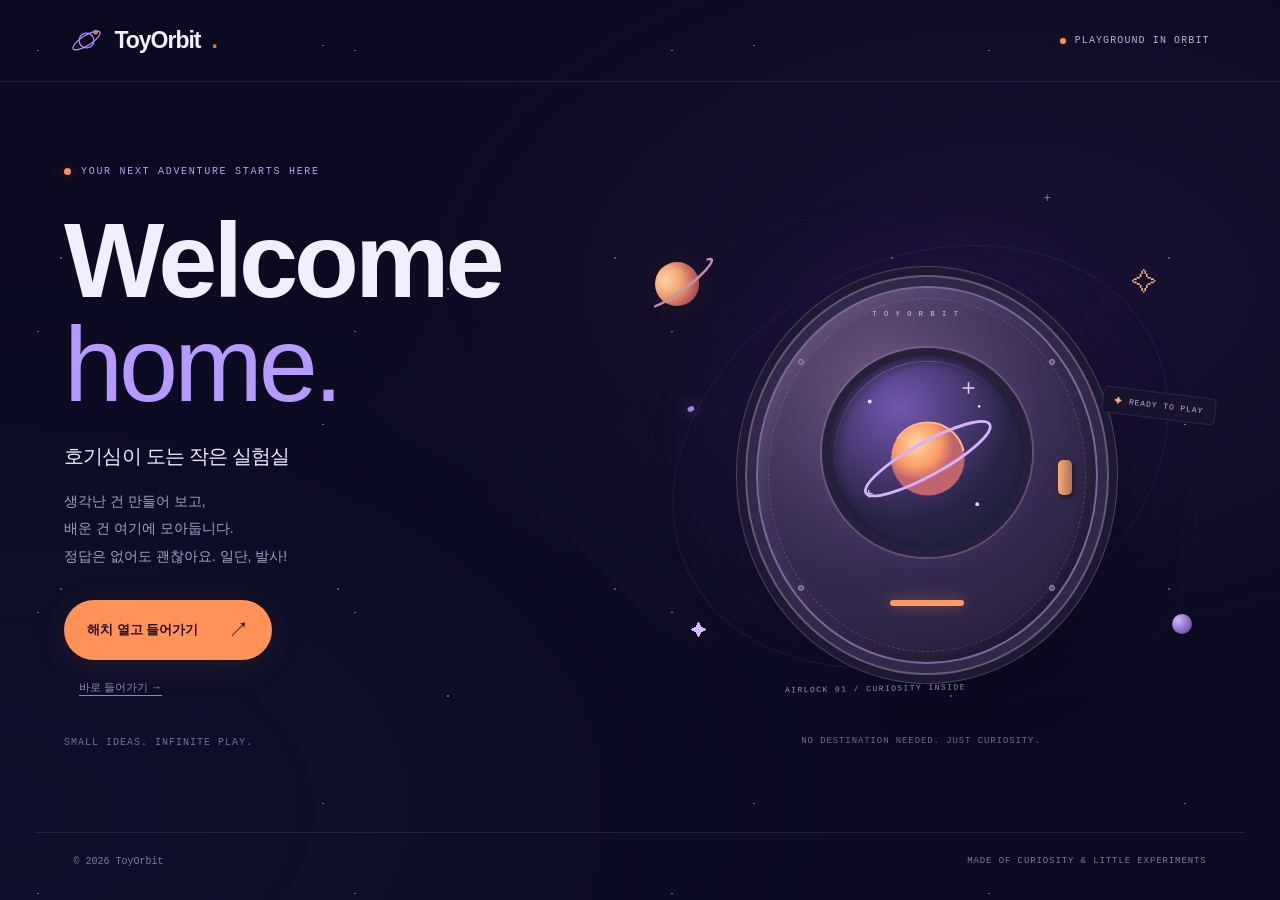
<file: index.html>
<!doctype html>
<html lang="ko">
<head>
<meta charset="utf-8"><meta name="viewport" content="width=device-width,initial-scale=1">
<meta name="theme-color" content="#f7f3e9"><meta name="description" content="ToyOrbit — 호기심이 도는 작은 실험실. 만들고, 배우고, 함께 놀아요.">
<title>ToyOrbit — Welcome home.</title>
<style>
:root{--paper:#f7f3e9;--ink:#303c36;--muted:#6e766b;--green:#465d4c;--orange:#d67b51;--line:#dadbce;--serif:Georgia,'Times New Roman',serif}*{box-sizing:border-box}html{scroll-behavior:smooth}body{margin:0;background:var(--paper);color:var(--ink);font-family:-apple-system,BlinkMacSystemFont,'Apple SD Gothic Neo','Noto Sans KR',sans-serif}button,a{-webkit-tap-highlight-color:transparent}button{font:inherit}a{color:inherit}button:focus-visible,a:focus-visible{outline:3px solid var(--orange);outline-offset:6px}button{cursor:pointer}header{max-width:1360px;margin:auto;display:flex;align-items:center;justify-content:space-between;padding:29px 5.5%;border-bottom:1px solid var(--line)}.brand{display:flex;gap:11px;align-items:center;text-decoration:none;font-size:21px;font-weight:650;letter-spacing:-.6px}.brand svg{width:33px;height:33px}.header-note{display:flex;align-items:center;gap:9px;font-size:12px;color:var(--muted);letter-spacing:.02em}.dot{height:6px;width:6px;border-radius:50%;background:#81976c}.entrance{max-width:1250px;min-height:calc(100svh - 158px);margin:auto;padding:65px 5% 48px;display:grid;grid-template-columns:1fr 1fr;align-items:center;gap:3%;}.eyebrow{font-size:11px;letter-spacing:.22em;font-weight:600;color:var(--muted);display:flex;align-items:center;gap:14px}.eyebrow:before{content:'';width:28px;height:1px;background:var(--orange)}h1{font:normal clamp(65px,7.6vw,108px)/1.04 var(--serif);letter-spacing:-5px;margin:26px 0 25px}h1 em{font-weight:normal;color:var(--green)}.intro h2{font-size:21px;letter-spacing:-.7px;font-weight:500;margin:0 0 18px}.intro p{font-size:15px;color:var(--muted);line-height:1.95;margin:0}.enter{display:flex;align-items:center;justify-content:space-between;gap:45px;border:0;border-radius:5px;color:#fffdf6;background:var(--green);padding:17px 23px;margin:31px 0 17px;font-size:14px;box-shadow:0 5px 12px #30483213;transition:background .2s,transform .2s}.enter:hover{background:#334a3b;transform:translateY(-2px)}.enter span{font-size:22px;font-weight:300}.skip{font-size:12px;color:var(--muted);text-underline-offset:4px;margin-left:2px}.little-note{margin-top:43px!important;font:italic 14px var(--serif)!important;color:#919682!important}.scene{position:relative;width:100%;max-width:510px;aspect-ratio:1/1.12;justify-self:end;isolation:isolate}.halo{position:absolute;inset:7% 4% 13%;border-radius:50%;background:#eeeddf}.halo:after{content:'';position:absolute;inset:18px;border:1px dashed #d8daca;border-radius:50%}.ground{position:absolute;left:0;right:0;bottom:9%;height:2px;background:#c9cebb}.doorway{position:absolute;left:26%;bottom:9%;width:49%;height:73%;border-radius:130px 130px 4px 4px;background:#c6c9b9;border:10px solid #e1dfcf;box-shadow:0 0 0 1px #cbcdbd,9px 7px 0 #e4e3d4,inset 0 0 35px #57644c66;perspective:950px}.inside-glow{position:absolute;inset:4px;border-radius:120px 120px 0 0;background:radial-gradient(ellipse at 50% 40%,#fff4c8,#c9d7b7 80%);display:flex;align-items:center;justify-content:center;font:40px var(--serif);color:#5c7056}.door{position:absolute;inset:0;border-radius:120px 120px 1px 1px;background:linear-gradient(100deg,#78907b,#849b84 60%,#748b77);border:2px solid #5b7562;transform-origin:left center;transform-style:preserve-3d;transition:transform 1.05s cubic-bezier(.2,.65,.22,1),filter 1s;box-shadow:inset 5px 0 8px #40594020;cursor:pointer}.door:hover{transform:rotateY(-9deg)}.door:before{content:'';position:absolute;inset:16px 14px;border:1px solid #b1c0a763;border-radius:110px 110px 1px 1px}.window{position:absolute;left:23%;top:12%;width:55%;aspect-ratio:1;border-radius:50%;background:#e5e8cd;border:7px solid #526f5e;box-shadow:0 0 0 2px #adc1a280,inset 0 0 20px #bacaa2;display:grid;place-items:center}.window svg{width:75%;height:75%;color:#5a755e}.panel{position:absolute;left:17%;right:17%;bottom:10%;height:31%;border:2px solid #5f7c6859;box-shadow:inset 1px 1px 2px #d0ddba33}.knob{position:absolute;right:10%;top:57%;width:16px;height:16px;border-radius:50%;background:radial-gradient(circle at 35% 30%,#f4d796,#b38a49);box-shadow:2px 3px 3px #3a503c55}.mail{position:absolute;left:35%;top:56%;width:31%;height:6px;border-radius:3px;background:#45624e;border-top:2px solid #9eb496}.plaque{position:absolute;left:25%;top:-21px;background:#f8f0d8;border:1px solid #bfc4a7;box-shadow:0 2px 3px #4a604c22;border-radius:3px;padding:5px 8px;transform:rotate(-4deg);font:11px var(--serif);letter-spacing:2px}.door-mat{position:absolute;bottom:5%;left:31%;width:40%;height:5%;background:#b8a67c;transform:skewX(-22deg);border:3px double #938960;font:italic 11px var(--serif);letter-spacing:1px;text-align:center;padding-top:5px;color:#514e39}.plant{position:absolute;bottom:9%;left:8%;width:17%;height:33%}.pot{position:absolute;bottom:0;left:16%;width:72%;height:34%;background:linear-gradient(90deg,#bb795b,#cf9370);clip-path:polygon(0 0,100% 0,86% 100%,15% 100%);border-top:5px solid #a76e52}.stem{position:absolute;bottom:30%;left:52%;height:65%;width:3px;background:#657d51;transform:rotate(-5deg)}.leaf{position:absolute;width:45%;height:22%;border-radius:100% 0 100% 0;background:#6e875c;left:12%;top:19%;transform:rotate(5deg)}.leaf:nth-child(2){left:49%;top:5%;transform:rotate(80deg);background:#8d9e73}.leaf:nth-child(3){top:41%;left:17%;transform:rotate(-8deg);background:#879d6d}.leaf:nth-child(4){top:31%;left:52%;transform:rotate(80deg);background:#627f58}.star{position:absolute;color:#aa9770;font:28px var(--serif)}.s1{top:13%;left:18%;font-size:23px}.s2{top:23%;right:9%;font-size:38px}.s3{top:6%;right:24%;font-size:16px}.house-number{position:absolute;right:15%;top:54%;border:1px solid #c2c5b3;border-radius:3px;padding:4px 7px;font:12px var(--serif);color:#7a846a}.scene-caption{position:absolute;bottom:0;width:100%;text-align:center;font:italic 13px var(--serif);color:#8b917e}.opening .door{transform:rotateY(-105deg);filter:brightness(.8)}.opening .inside-glow{box-shadow:0 0 70px #fcdf8b}.footer{max-width:1210px;margin:auto;border-top:1px solid var(--line);padding:21px 3%;display:flex;justify-content:space-between;color:#858a7a;font-size:11px}.footer .tag{letter-spacing:.13em;font-size:10px}.rooms{display:none;max-width:1120px;margin:0 auto;padding:60px 30px 80px}.rooms.active{display:block;animation:arrive .6s ease both}.rooms-top{display:flex;justify-content:space-between;align-items:center;gap:15px}.back{border:0;background:transparent;color:var(--muted);font-size:12px;padding:12px 0}.room-title{font:normal clamp(40px,6vw,70px)/1.1 var(--serif);letter-spacing:-2px;margin:30px 0 16px}.room-sub{color:var(--muted);line-height:1.9;font-size:15px;max-width:600px}.room-links{display:flex;gap:25px;flex-wrap:wrap;margin:30px 0 48px;border-bottom:1px solid var(--line);padding-bottom:17px}.room-links a{font-size:13px;text-decoration:none}.room-section{display:grid;grid-template-columns:220px 1fr;gap:35px;border-bottom:1px solid var(--line);padding:35px 0;scroll-margin-top:25px}.section-number{font:italic 15px var(--serif);color:var(--orange)}.room-section h3{font-size:22px;font-weight:550;margin:12px 0}.room-section p{color:var(--muted);font-size:14px;line-height:1.9;margin:0}.entry{background:#eeeee2;border-radius:8px;padding:25px 28px;display:flex;align-items:center;gap:23px}.entry-icon{font:36px var(--serif);color:var(--green);flex-shrink:0}.entry h4{font-size:17px;font-weight:550;margin:0 0 9px}.entry p{font-size:13px}.entry a{font-size:12px;text-underline-offset:4px;display:inline-block;margin-top:14px}.label{font-size:10px;letter-spacing:.1em;color:#65795b;background:#e0e5d5;padding:5px 8px;border-radius:3px;display:inline-block;margin-bottom:12px}.note-date{font-size:11px!important;color:#8a8c7c!important;margin-bottom:10px!important}.room-tail{font:italic 18px var(--serif);color:#87927a;text-align:center;margin-top:48px}@keyframes arrive{from{opacity:0;transform:translateY(12px)}to{opacity:1;transform:translateY(0)}}@media(min-width:1500px){.entrance{min-height:760px}}@media(max-width:760px){header{padding:20px 6%}.header-note{font-size:10px}.entrance{padding:45px 7% 30px;grid-template-columns:1fr;gap:18px;min-height:0}.intro{text-align:center}.eyebrow{justify-content:center;font-size:10px}h1{font-size:76px;letter-spacing:-4px;margin:20px 0}.intro h2{font-size:19px}.intro p{font-size:14px}.enter{margin:24px auto 15px;padding:15px 22px}.little-note{display:none}.scene{justify-self:center;max-width:380px;margin-top:20px}.footer{margin:10px 6% 0;padding:20px 0;font-size:10px}.footer .tag{font-size:9px}.rooms{padding:35px 7% 60px}.room-section{grid-template-columns:1fr;gap:18px;padding:27px 0}.room-section h3{display:inline-block;margin:0 0 0 10px;font-size:20px}.entry{padding:22px 20px;gap:16px}.room-links{gap:22px}.room-title{letter-spacing:-1px}}@media(prefers-reduced-motion:reduce){*,*:before,*:after{scroll-behavior:auto!important;transition:none!important;animation:none!important}}

/* ToyOrbit · cosmic playground */
:root{--paper:#0b0a20;--ink:#f1efff;--muted:#a8a3c6;--green:#a789ff;--orange:#ff9259;--line:#ffffff18;--serif:-apple-system,BlinkMacSystemFont,'Arial',sans-serif}
body{background:#0b0a20;background-image:radial-gradient(ellipse at 79% 32%,#42236a42,transparent 48%),radial-gradient(ellipse at 0% 90%,#1d23543b,transparent 50%);min-height:100svh}body:before{content:'';position:fixed;inset:0;pointer-events:none;z-index:-1;background-image:radial-gradient(1px 1px at 12% 18%,#ffffff70 99%,transparent),radial-gradient(1px 1px at 75% 12%,#ffffff70 99%,transparent),radial-gradient(1px 1px at 22% 78%,#ffffff50 99%,transparent),radial-gradient(1px 1px at 89% 71%,#ffffff60 99%,transparent);background-size:317px 281px,431px 379px,277px 331px,503px 407px}
header{padding-top:24px;padding-bottom:24px}.brand{font-size:23px;letter-spacing:-1px}.brand svg{color:#ae93ff}.header-note{font:10px ui-monospace,SFMono-Regular,monospace;letter-spacing:.11em;color:#b8b2d4}.dot{background:#ff9259;box-shadow:0 0 10px #ff925950}.entrance{max-width:1330px;padding-top:65px;padding-bottom:65px;gap:0;grid-template-columns:1fr 1.05fr;min-height:calc(100svh - 150px)}.eyebrow{font:10px ui-monospace,SFMono-Regular,monospace;letter-spacing:.17em;color:#b8a1f4;gap:10px}.eyebrow:before{width:7px;height:7px;border-radius:50%;background:#ff9259;box-shadow:0 0 15px #ff92596b}
h1{font-size:clamp(70px,8.3vw,117px);line-height:.98;letter-spacing:-4px;font-weight:800;margin:32px 0 26px}h1 em{font-style:normal;color:#b69aff}.intro h2{font-size:20px;letter-spacing:-.8px;color:#eeebff;font-weight:500}.intro p{font-size:14px;line-height:1.95;color:#a5a0c2}.enter{background:#ff9259;color:#251329;border-radius:99px;box-shadow:0 6px 35px #ff925918;font-size:13px;font-weight:650;padding:16px 23px;gap:30px;margin-top:30px}.enter:hover{background:#ffad80;box-shadow:0 6px 35px #ff925930}.enter span{font-size:21px}.skip{color:#8f88b3;font-size:11px;margin-left:15px}.little-note{font:10px ui-monospace,SFMono-Regular,monospace!important;letter-spacing:.1em;color:#766e99!important;margin-top:42px!important}.footer{font:10px ui-monospace,SFMono-Regular,monospace;color:#80799e;padding-top:23px;padding-bottom:23px}.footer .tag{font-size:9px;letter-spacing:.1em}
.scene{max-width:620px;aspect-ratio:1/1;justify-self:center;overflow:visible}.cosmic-aura{position:absolute;inset:2%;border-radius:50%;background:radial-gradient(ellipse,#7a43c92b,transparent 66%);filter:blur(12px)}.orbital-path{position:absolute;inset:6%;border:1px solid #a78bfa1c;border-radius:50%;transform:rotate(-27deg) scaleY(.76)}.orbital-path:after{content:'';position:absolute;width:7px;height:7px;background:#9f7ce2;border-radius:50%;left:14%;top:12%;box-shadow:0 0 18px #a382f8}.orbital-path.two{inset:0%;transform:rotate(32deg) scaleY(.73);border-style:dashed;border-color:#a78bfa14}.orbital-path.two:after{display:none}.doorway{left:22%;bottom:15%;width:58%;height:64%;border-radius:50%;background:#0d0b21;border:0;box-shadow:0 0 0 9px #302947,0 0 0 11px #6b5777,0 0 0 19px #1c1931,0 0 0 20px #51425f,22px 23px 60px #00000070;perspective:1100px}.inside-glow{inset:1px;border-radius:50%;background:radial-gradient(circle at 50% 60%,#fdac6580,#9544d755 40%,#120e26 75%);color:#ffd8b3;font-size:70px}.inside-glow:after{content:'THE NEXT LITTLE ADVENTURE';position:absolute;bottom:27%;font:7px ui-monospace,monospace;letter-spacing:.19em;color:#dfbcff}
.door{inset:0;border-radius:50%;border:2px solid #7c669d;background:radial-gradient(circle at 35% 24%,#685279,#372c51 52%,#231c37);box-shadow:inset 4px 5px 14px #bda0d62b,inset -7px -5px 12px #0005;transform-origin:5% center}.door:before{inset:10px;border-radius:50%;border:1px dashed #ac89d057}.door:hover{transform:rotateY(-8deg);filter:brightness(1.14)}.window{left:19%;top:16%;width:62%;border-radius:50%;border:8px solid #262139;background:radial-gradient(circle at 36% 27%,#7356b0,#292445 60%,#171a36);box-shadow:0 0 0 2px #9c7ca26b,inset 4px 5px 12px #0007,0 0 30px #c383ff12;overflow:hidden}.window:after{content:'';position:absolute;inset:5px;border-radius:50%;border-top:1px solid #e4d1ff35;transform:rotate(-25deg)}.window svg{width:100%;height:100%}.plaque{left:33%;top:5%;border:0;box-shadow:none;background:none;color:#e0c5ee;transform:none;font:7px ui-monospace,monospace;letter-spacing:.23em;padding:3px}.mail{left:39%;top:auto;bottom:15%;width:22%;height:6px;background:#fc9c63;border:0;box-shadow:0 0 13px #f8965e66}.panel{display:none}.knob{right:7%;top:46%;width:14px;height:35px;border-radius:5px;background:linear-gradient(90deg,#faab72,#b26f58);box-shadow:2px 2px 5px #0007}.bolt{position:absolute;width:6px;height:6px;border-radius:50%;background:#655475;border:1px solid #b18ba8;z-index:3}.b1{left:12%;top:19%}.b2{right:12%;top:19%}.b3{left:12%;bottom:19%}.b4{right:12%;bottom:19%}.hatch-label{position:absolute;left:27%;bottom:10%;font:8px ui-monospace,monospace;letter-spacing:.18em;color:#a18bb9;transform:rotate(-1deg)}.scene-caption{bottom:1%;font:9px ui-monospace,monospace;color:#71688f;letter-spacing:.1em}.planet-small{position:absolute;left:5%;top:17%;width:44px;height:44px;border-radius:50%;background:radial-gradient(circle at 30% 30%,#ffd4a0,#e57f54 65%,#8f4760);box-shadow:inset -7px -5px 10px #71286b66,0 0 40px #f59a5a14;transform:rotate(-24deg)}.planet-small:after{content:'';position:absolute;width:170%;height:25%;border:3px solid #c492a8;border-top-color:transparent;border-left-color:transparent;border-radius:50%;left:-35%;top:31%;transform:rotate(-13deg)}.planet-tiny{position:absolute;right:4%;bottom:20%;width:20px;height:20px;background:radial-gradient(circle at 30% 30%,#d5b5ff,#7d62bd 65%,#483b81);border-radius:50%}.spark{position:absolute;color:#d6b9ff;font-size:25px;font-weight:200}.spark.one{right:10%;top:18%;color:#ffbc88}.spark.two{left:11%;bottom:19%;font-size:16px}.spark.three{right:28%;top:5%;font-size:12px;color:#8c72c5}.orbit-tag{position:absolute;right:0;top:39%;padding:8px 11px;border:1px solid #b294dd28;background:#17132c;border-radius:5px;font:8px ui-monospace,monospace;letter-spacing:.12em;color:#c8aedc;transform:rotate(7deg)}.orbit-tag:before{content:'✦ ';color:#ffad71}.opening .door{transform:rotateY(-112deg);filter:brightness(.7)}.opening .inside-glow{box-shadow:0 0 90px #aa68f15c}
.rooms.active{animation:arrive .6s ease both}.room-title{font-weight:750;letter-spacing:-4px}.room-title em{font-style:normal;color:#b69aff}.room-sub{color:#a5a0c2}.room-links a{color:#cebee9}.room-links a:hover{color:#ffac7c}.entry{background:linear-gradient(110deg,#211a36,#18152c);border:1px solid #a886d01f;border-radius:12px}.entry-icon{color:#bc9cfa}.entry h4{color:#eee8ff}.entry a{color:#ffab79}.label{background:#b38ce914;color:#c0a1ef;font:9px ui-monospace,monospace}.note-date{color:#b89bda!important}.room-tail{color:#947fac;font-size:15px}.back{color:#c4b2dd}
@media(max-width:760px){header{padding:20px 6%}.header-note{font-size:8px;max-width:130px;text-align:right;line-height:1.6}.brand{font-size:21px}.entrance{padding:43px 7% 25px;grid-template-columns:1fr;gap:5px}.eyebrow{font-size:8px;letter-spacing:.12em}h1{font-size:78px;letter-spacing:-3px;margin:24px 0}.intro h2{font-size:18px}.intro p{font-size:13px}.enter{margin:25px auto 17px}.skip{margin-left:0}.scene{max-width:420px;width:100%;margin-top:20px}.footer{font-size:8px}.footer .tag{max-width:150px;text-align:right;line-height:1.7;font-size:7px}.room-title{letter-spacing:-2px;font-size:49px}.room-links{gap:20px}.doorway{box-shadow:0 0 0 7px #302947,0 0 0 9px #6b5777,0 0 0 15px #1c1931,0 0 0 16px #51425f,12px 16px 40px #0007}.plaque{font-size:6px}.hatch-label{font-size:6px}.orbit-tag{font-size:6px;right:-1%}.scene-caption{font-size:7px}.little-note{display:none}}

</style>
</head>
<body>
<header><a class="brand" href="#home" aria-label="ToyOrbit 입구로"><svg viewBox="0 0 40 40" fill="none" aria-hidden="true"><circle cx="20" cy="20" r="9" stroke="currentColor" stroke-width="1.5"/><ellipse cx="20" cy="20" rx="19" ry="6" transform="rotate(-32 20 20)" stroke="currentColor" stroke-width="1.5"/><circle cx="31" cy="10" r="3" fill="#d67b51"/></svg>ToyOrbit<span style="color:#d67b51">.</span></a><span class="header-note"><span class="dot"></span>PLAYGROUND IN ORBIT</span></header>
<main>
<section class="entrance" id="home" aria-label="ToyOrbit 입구">
<div class="intro"><div class="eyebrow">YOUR NEXT ADVENTURE STARTS HERE</div><h1>Welcome<br><em>home.</em></h1><h2>호기심이 도는 작은 실험실</h2><p>생각난 건 만들어 보고,<br>배운 건 여기에 모아둡니다.<br>정답은 없어도 괜찮아요. 일단, 발사!</p><button class="enter" id="enter">해치 열고 들어가기 <span aria-hidden="true">↗</span></button><a class="skip" href="#inside">바로 들어가기 →</a><p class="little-note">SMALL IDEAS. INFINITE PLAY.</p></div>
<div class="scene" aria-label="우주에 떠 있는 보라색 우주선 해치와 행성들"><div class="cosmic-aura"></div><div class="orbital-path"></div><div class="orbital-path two"></div><span class="planet-small" aria-hidden="true"></span><span class="planet-tiny" aria-hidden="true"></span><span class="spark one" aria-hidden="true">✧</span><span class="spark two" aria-hidden="true">✦</span><span class="spark three" aria-hidden="true">+</span><div class="doorway"><div class="inside-glow" aria-hidden="true">✦</div><button class="door" id="door" aria-label="우주선 해치를 열고 놀이터로 들어가기"><span class="plaque">T O Y O R B I T</span><span class="window"><svg viewBox="0 0 200 200" fill="none" aria-hidden="true"><defs><radialGradient id="planet" cx=".35" cy=".3"><stop stop-color="#ffd7a3"/><stop offset=".65" stop-color="#fa9a67"/><stop offset="1" stop-color="#c06470"/></radialGradient></defs><circle cx="101" cy="106" r="38" fill="url(#planet)"/><ellipse cx="101" cy="106" rx="73" ry="17" transform="rotate(-29 101 106)" stroke="#d5b0ff" stroke-width="3"/><path d="M69 86a38 38 0 0 1 69 12" stroke="#ffb784" stroke-width="2"/><circle cx="41" cy="47" r="2" fill="#e6d6ff"/><circle cx="152" cy="153" r="2" fill="#e6d6ff"/><circle cx="154" cy="52" r="1.4" fill="#e6d6ff"/><path d="M143 27v12m-6-6h12" stroke="#e2ceff" stroke-width="1.6"/><path d="M40 138v8m-4-4h8" stroke="#c8b5eb" stroke-width="1.4"/></svg></span><span class="mail"></span><span class="knob"></span><span class="bolt b1"></span><span class="bolt b2"></span><span class="bolt b3"></span><span class="bolt b4"></span></button></div><span class="hatch-label">AIRLOCK 01 / CURIOSITY INSIDE</span><span class="orbit-tag">READY TO PLAY</span><div class="scene-caption">NO DESTINATION NEEDED. JUST CURIOSITY.</div></div>
</section>
<section class="rooms" id="inside" aria-labelledby="inside-title" tabindex="-1"><div class="rooms-top"><div class="eyebrow">YOU'RE IN GOOD ORBIT</div><button class="back" id="back">← 입구로</button></div><h2 class="room-title" id="inside-title">Make yourself<br><em>at home.</em></h2><p class="room-sub">어서 와요, 토이오빗입니다.<br>여기는 호기심을 따라 만들고 배우는 공간이에요.<br>아직 빈 선반이 많지만, 하나씩 채워가려고요.</p><nav class="room-links" aria-label="실험실 공간"><a href="#lab">01 실험실 ↗</a><a href="#shelf">02 보물 선반 ↗</a><a href="#notes">03 작업 노트 ↗</a><a href="https://github.com/toyorbit" target="_blank" rel="noopener noreferrer">GitHub ↗</a></nav>
<div class="room-section" id="lab"><div><span class="section-number">01 / Make</span><h3>실험실</h3><p>작은 아이디어가 움직이기 시작하는 곳.</p></div><article class="entry"><span class="entry-icon" aria-hidden="true">✧</span><div><span class="label">EXPERIMENT 001 · PLAY NOW</span><h4>나만의 행성 만들기</h4><p>색과 크기, 반짝이는 고리를 고르고 이름을 붙여보세요.<br>완성한 행성은 이미지로 간직할 수 있어요.</p><a href="planet/">행성 만들러 가기 →</a></div></article></div>
<div class="room-section" id="shelf"><div><span class="section-number">02 / Collect</span><h3>보물 선반</h3><p>다시 꺼내 보고 싶은 것들을 차곡차곡.</p></div><article class="entry"><span class="entry-icon" aria-hidden="true">▤</span><div><span class="label">AN EMPTY SHELF, FOR NOW</span><h4>첫 번째 보물을 기다리는 중</h4><p>유용했던 AI 활용법, 재미있는 도구, 오래 남기고 싶은 자료.<br>직접 써 보고 마음에 든 것부터 올려둘게요.</p></div></article></div>
<div class="room-section" id="notes"><div><span class="section-number">03 / Learn</span><h3>작업 노트</h3><p>완성품 사이에 남겨두는 작은 기록.</p></div><article class="entry"><span class="entry-icon" aria-hidden="true">✎</span><div><p class="note-date">NOTE 001 · THE BEGINNING</p><h4>일단, 궤도에 올려봤습니다.</h4><p>무엇을 채울지 전부 정하지 않아도 괜찮으니까.<br>우선 돌아올 수 있는 작은 공간부터 만들어 봅니다.</p></div></article></div><p class="room-tail">Stay curious. Keep making.</p></section>
</main><footer class="footer"><span>© <span id="year">2026</span> ToyOrbit</span><span class="tag">MADE OF CURIOSITY & LITTLE EXPERIMENTS</span></footer>
<script>
(()=>{const home=document.getElementById('home'),rooms=document.getElementById('inside');let busy=false;const reduce=matchMedia('(prefers-reduced-motion: reduce)');function showInside(focus=false){home.hidden=true;home.style.display='none';rooms.classList.add('active');if(focus){window.scrollTo(0,0);rooms.focus({preventScroll:true});}}function showHome(){rooms.classList.remove('active');home.hidden=false;home.style.display='';home.classList.remove('opening');busy=false;window.scrollTo(0,0);}function route(){const hash=location.hash;if(hash==='#home'||!hash){showHome();}else{showInside();if(hash!=='#inside'){requestAnimationFrame(()=>document.getElementById(hash.slice(1))?.scrollIntoView());}}}function enter(){if(busy)return;busy=true;home.classList.add('opening');setTimeout(()=>{location.hash='inside';showInside(true);busy=false;},reduce.matches?0:1050);}document.getElementById('enter').addEventListener('click',enter);document.getElementById('door').addEventListener('click',enter);document.getElementById('back').addEventListener('click',()=>{location.hash='home';showHome();document.getElementById('enter').focus();});window.addEventListener('hashchange',route);document.getElementById('year').textContent=new Date().getFullYear();route();})();
</script>
</body></html>
</file>
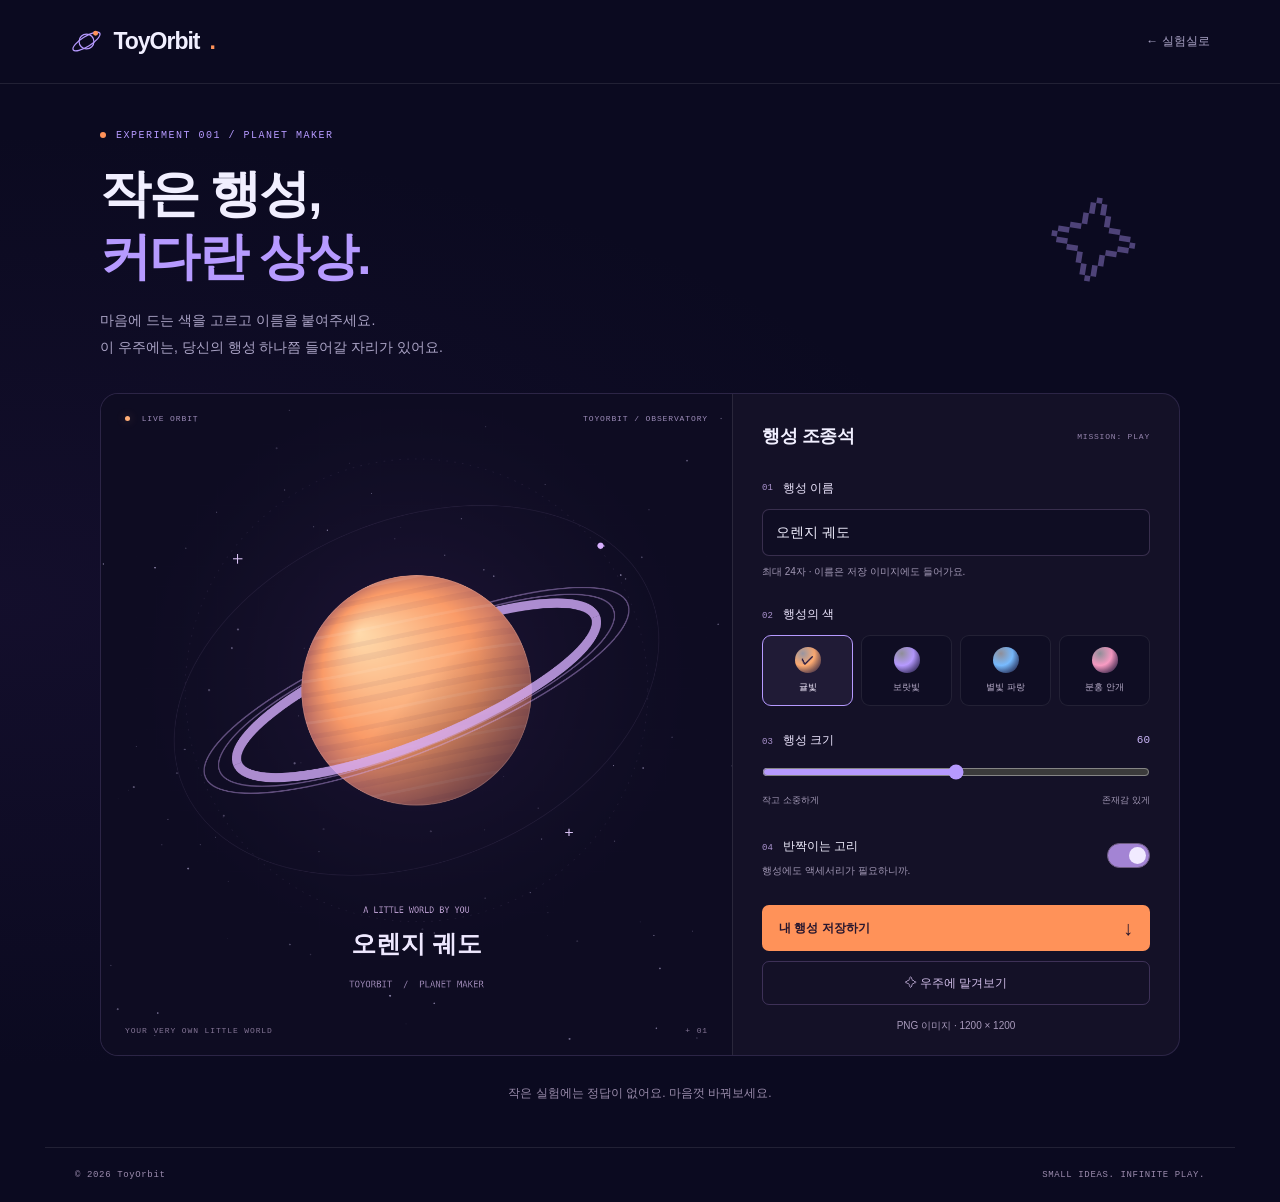
<file: planet/index.html>
<!doctype html>
<html lang="ko">
<head>
<meta charset="utf-8"><meta name="viewport" content="width=device-width,initial-scale=1">
<meta name="theme-color" content="#0b0a20">
<meta name="description" content="ToyOrbit 행성 제작소. 색과 크기, 고리를 고르고 이름을 붙여 나만의 행성을 만들어 보세요.">
<title>나만의 행성 만들기 · ToyOrbit</title>
<link rel="stylesheet" href="planet.css"><script src="planet.js" defer></script>
</head>
<body>
<header><a class="brand" href="../#inside" aria-label="ToyOrbit 실험실로 돌아가기"><svg viewBox="0 0 40 40" fill="none" aria-hidden="true"><circle cx="20" cy="20" r="9" stroke="currentColor" stroke-width="1.5"/><ellipse cx="20" cy="20" rx="19" ry="6" transform="rotate(-32 20 20)" stroke="currentColor" stroke-width="1.5"/><circle cx="31" cy="10" r="3" fill="#ff9259"/></svg>ToyOrbit<span>.</span></a><a class="back" href="../#lab">← 실험실로</a></header>
<main>
<div class="heading"><div><p class="eyebrow">EXPERIMENT 001 / PLANET MAKER</p><h1>작은 행성,<br><span>커다란 상상.</span></h1><p class="intro">마음에 드는 색을 고르고 이름을 붙여주세요.<br>이 우주에는, 당신의 행성 하나쯤 들어갈 자리가 있어요.</p></div><span class="heading-doodle" aria-hidden="true">✧</span></div>
<div class="studio">
<section class="viewport" aria-label="행성 미리보기"><div class="preview-top"><span><i></i> LIVE ORBIT</span><span>TOYORBIT / OBSERVATORY</span></div><canvas id="planet" width="1200" height="1200" role="img" aria-label="귤빛 행성, 크기 60, 고리 있음. 이름: 오렌지 궤도">나만의 행성 미리보기. Canvas를 지원하는 브라우저에서 확인할 수 있습니다.</canvas><div class="preview-bottom"><span>YOUR VERY OWN LITTLE WORLD</span><span aria-hidden="true">+ 01</span></div></section>
<form class="controls" id="controls">
<div class="control-heading"><h2>행성 조종석</h2><span>MISSION: PLAY</span></div>
<div class="field"><label for="planet-name"><span class="step">01</span>행성 이름</label><input id="planet-name" type="text" value="오렌지 궤도" maxlength="24" autocomplete="off" placeholder="어떤 이름이 어울릴까요?"><p class="hint">최대 24자 · 이름은 저장 이미지에도 들어가요.</p></div>
<fieldset class="field"><legend><span class="step">02</span>행성의 색</legend><div class="swatches">
<label class="swatch" style="--color:#ffac72"><input type="radio" name="palette" value="peach" checked><span class="color-dot"></span><span>귤빛</span></label>
<label class="swatch" style="--color:#b69aff"><input type="radio" name="palette" value="violet"><span class="color-dot"></span><span>보랏빛</span></label>
<label class="swatch" style="--color:#78bbff"><input type="radio" name="palette" value="blue"><span class="color-dot"></span><span>별빛 파랑</span></label>
<label class="swatch" style="--color:#f89bc3"><input type="radio" name="palette" value="pink"><span class="color-dot"></span><span>분홍 안개</span></label>
</div></fieldset>
<div class="field"><label for="planet-size"><span><span class="step">03</span>행성 크기</span><output id="size-value" for="planet-size">60</output></label><input id="planet-size" type="range" min="20" max="100" value="60" step="1"><div class="range-labels"><span>작고 소중하게</span><span>존재감 있게</span></div></div>
<div class="field ring-row"><div><label for="planet-ring"><span class="step">04</span>반짝이는 고리</label><p class="hint">행성에도 액세서리가 필요하니까.</p></div><label class="switch"><input id="planet-ring" type="checkbox" checked><span class="switch-track" aria-hidden="true"></span><span class="sr-only">행성 고리</span></label></div>
<div class="actions"><button class="save" type="button" id="save">내 행성 저장하기 <span aria-hidden="true">↓</span></button><button class="random" type="button" id="random">✧ 우주에 맡겨보기</button></div>
<p id="status" class="status" role="status" aria-live="polite">PNG 이미지 · 1200 × 1200</p>
</form>
</div>
<p class="footnote">작은 실험에는 정답이 없어요. 마음껏 바꿔보세요.</p>
<noscript><p class="no-script">행성을 만들려면 브라우저에서 JavaScript를 켜 주세요.</p></noscript>
</main>
<footer><span>© <span id="year">2026</span> ToyOrbit</span><span>SMALL IDEAS. INFINITE PLAY.</span></footer>
</body></html>
</file>
<file: planet/planet.css>
:root{color-scheme:dark;--bg:#0b0a20;--ink:#f1efff;--muted:#aaa3c5;--accent:#b69aff;--orange:#ff9259;--line:#ffffff18}*{box-sizing:border-box}body{margin:0;color:var(--ink);background:radial-gradient(ellipse at 0 50%,#37215e30,transparent 55%),var(--bg);font-family:-apple-system,BlinkMacSystemFont,'Apple SD Gothic Neo',sans-serif;line-height:1.5}button,input{font:inherit}button,a,input{ -webkit-tap-highlight-color:transparent}button{cursor:pointer}a{color:inherit}button:focus-visible,a:focus-visible,input:focus-visible{outline:3px solid var(--orange);outline-offset:5px}header{max-width:1340px;margin:auto;padding:24px 5.5%;border-bottom:1px solid var(--line);display:flex;align-items:center;justify-content:space-between}.brand{display:flex;align-items:center;gap:10px;font-size:23px;font-weight:700;text-decoration:none;letter-spacing:-1px}.brand svg{width:33px;height:33px;color:var(--accent)}.brand span{color:var(--orange)}.back{font-size:12px;text-decoration:none;color:var(--muted)}.back:hover{color:var(--orange)}main{max-width:1160px;margin:auto;padding:46px 40px 0}.heading{display:flex;justify-content:space-between;align-items:center}.eyebrow{font:10px ui-monospace,SFMono-Regular,monospace;letter-spacing:.15em;color:var(--accent);margin:0 0 21px}.eyebrow:before{content:'';display:inline-block;width:6px;height:6px;border-radius:50%;background:var(--orange);margin-right:10px}h1{font-size:clamp(34px,4vw,53px);line-height:1.24;letter-spacing:-2px;font-weight:750;margin:0 0 19px}h1 span{color:var(--accent)}.intro{font-size:14px;color:var(--muted);line-height:1.9;margin:0}.heading-doodle{font-size:90px;font-weight:200;color:#b69aff65;margin-right:40px;transform:rotate(9deg)}.studio{display:grid;grid-template-columns:minmax(0,1.2fr) minmax(305px,.85fr);margin-top:32px;border:1px solid #b69aff25;border-radius:18px;overflow:hidden;background:#141127}.viewport{min-width:0;position:relative;display:flex;flex-direction:column;justify-content:center;background:#0e0c22}.preview-top,.preview-bottom{display:flex;justify-content:space-between;padding:20px 24px;font:8px ui-monospace,SFMono-Regular,monospace;letter-spacing:.11em;color:#9d8cb9;gap:10px}.preview-top{position:absolute;top:0;left:0;right:0;z-index:1}.preview-top i{display:inline-block;height:5px;width:5px;background:#ffad76;border-radius:50%;margin-right:6px;box-shadow:0 0 10px #ffad7650}.preview-bottom{position:absolute;bottom:0;left:0;right:0;color:#847596}canvas{display:block;width:100%;height:auto;aspect-ratio:1/1}.controls{padding:29px 29px 20px;border-left:1px solid var(--line);margin:0}.control-heading{display:flex;align-items:center;justify-content:space-between;margin-bottom:29px;gap:10px}h2{font-size:18px;font-weight:600;margin:0;letter-spacing:-.5px}.control-heading>span{font:8px ui-monospace,monospace;color:#9685ae;letter-spacing:.1em}.field{border:0;padding:0;margin:0 0 25px;min-width:0}.field>label,.field legend{font-size:12px;color:#eee7ff;margin-bottom:12px;display:flex;justify-content:space-between;align-items:center;padding:0}.field legend{display:block}.field>label{justify-content:flex-start}.field>label:has(output){justify-content:space-between}.step{font:9px ui-monospace,monospace;color:#aa93ce;margin-right:10px}input[type=text]{background:#0f0d23;border:1px solid #77618e65;border-radius:7px;color:var(--ink);padding:12px 13px;width:100%;font-size:14px}input[type=text]:hover{border-color:#a080c6}input::placeholder{color:#978da9}.hint{font-size:10px;color:#a399b6;line-height:1.6;margin:8px 0 0}.swatches{display:grid;grid-template-columns:repeat(4,1fr);gap:8px}.swatch{position:relative;display:flex;flex-direction:column;align-items:center;gap:8px;padding:11px 1px;border:1px solid #ffffff15;border-radius:9px;cursor:pointer;font-size:9px;color:#b7acc9;background:#0f0d23}.swatch:hover{border-color:#8d6dba}.swatch:has(input:checked){background:#b69aff12;border-color:#b69aff;color:#f4edff}.swatch input{position:absolute;width:1px;height:1px;opacity:0}.swatch:has(input:focus-visible){outline:3px solid var(--orange);outline-offset:3px}.color-dot{width:26px;height:26px;border-radius:50%;background:radial-gradient(circle at 30% 25%,#fff8,var(--color) 45%,#201a4566);box-shadow:inset -3px -2px 5px #241b4a33}.swatch:has(input:checked) .color-dot:after{content:'✓';display:grid;place-items:center;width:100%;height:100%;color:#271a42;font-size:13px;font-weight:800}output{font:11px ui-monospace,monospace;color:#cbb6f8}input[type=range]{width:100%;accent-color:#b69aff;cursor:pointer;height:22px;margin:0}.range-labels{display:flex;justify-content:space-between;font-size:9px;color:#a399b6;margin-top:4px}.ring-row{display:flex;justify-content:space-between;align-items:center}.ring-row label{font-size:12px}.ring-row .hint{margin-top:6px}.switch{position:relative;display:block;flex-shrink:0;width:43px;height:25px;margin:0 0 0 10px!important;cursor:pointer}.switch input{position:absolute;inset:0;opacity:0;cursor:pointer;width:100%;height:100%;margin:0}.switch-track{pointer-events:none;width:43px;height:25px;border-radius:20px;background:#40364e;border:1px solid #6d5c81;transition:background .2s}.switch-track:before{content:'';position:absolute;top:4px;left:4px;width:17px;height:17px;border-radius:50%;background:#f1eaff;transition:transform .2s}.switch input:checked+.switch-track{background:#a384d4}.switch input:checked+.switch-track:before{transform:translateX(18px)}.switch:has(input:focus-visible){outline:3px solid var(--orange);outline-offset:4px;border-radius:25px}.actions{display:flex;flex-direction:column;gap:10px;margin-top:26px}button{border-radius:7px;padding:12px 16px;border:1px solid transparent;font-size:12px}.save{background:var(--orange);color:#27162e;font-weight:650;display:flex;justify-content:space-between;align-items:center}.save span{font-size:20px;line-height:1}.save:hover{background:#ffae82}.save:disabled{cursor:progress;opacity:.6}.random{background:transparent;color:#d1bee9;border-color:#ad88db45}.random:hover{background:#b69aff12}.status{font-size:10px;min-height:17px;text-align:center;color:#a89abb;margin:13px 0 0}.footnote{text-align:center;color:#998baa;font-size:12px;margin:28px 0 45px}.sr-only{position:absolute;width:1px;height:1px;padding:0;margin:-1px;overflow:hidden;clip:rect(0,0,0,0);white-space:nowrap;border:0}footer{max-width:1190px;margin:auto;padding:22px 30px;border-top:1px solid var(--line);display:flex;justify-content:space-between;gap:12px;font:9px ui-monospace,monospace;letter-spacing:.07em;color:#9b8bad}.no-script{color:var(--orange);text-align:center}@media(max-width:760px){header{padding:19px 6%}.brand{font-size:21px}main{padding:32px 6% 0}h1{font-size:38px;letter-spacing:-1.5px}.heading-doodle{font-size:55px;margin-right:0}.intro{font-size:12px}.eyebrow{font-size:8px;letter-spacing:.1em}.studio{grid-template-columns:1fr;border-radius:12px;margin-top:26px}.viewport{border-bottom:1px solid var(--line)}.controls{border-left:0;padding:25px 23px 20px}.preview-top,.preview-bottom{font-size:7px;padding:15px 17px}.control-heading{margin-bottom:25px}.field{margin-bottom:24px}.swatches{gap:10px}.swatch{font-size:10px}.footnote{font-size:11px;margin:24px 0 35px}footer{margin:0 6%;padding:20px 0;font-size:8px}.back{font-size:11px}}@media(prefers-reduced-motion:reduce){*{transition:none!important;scroll-behavior:auto!important}}
</file>
